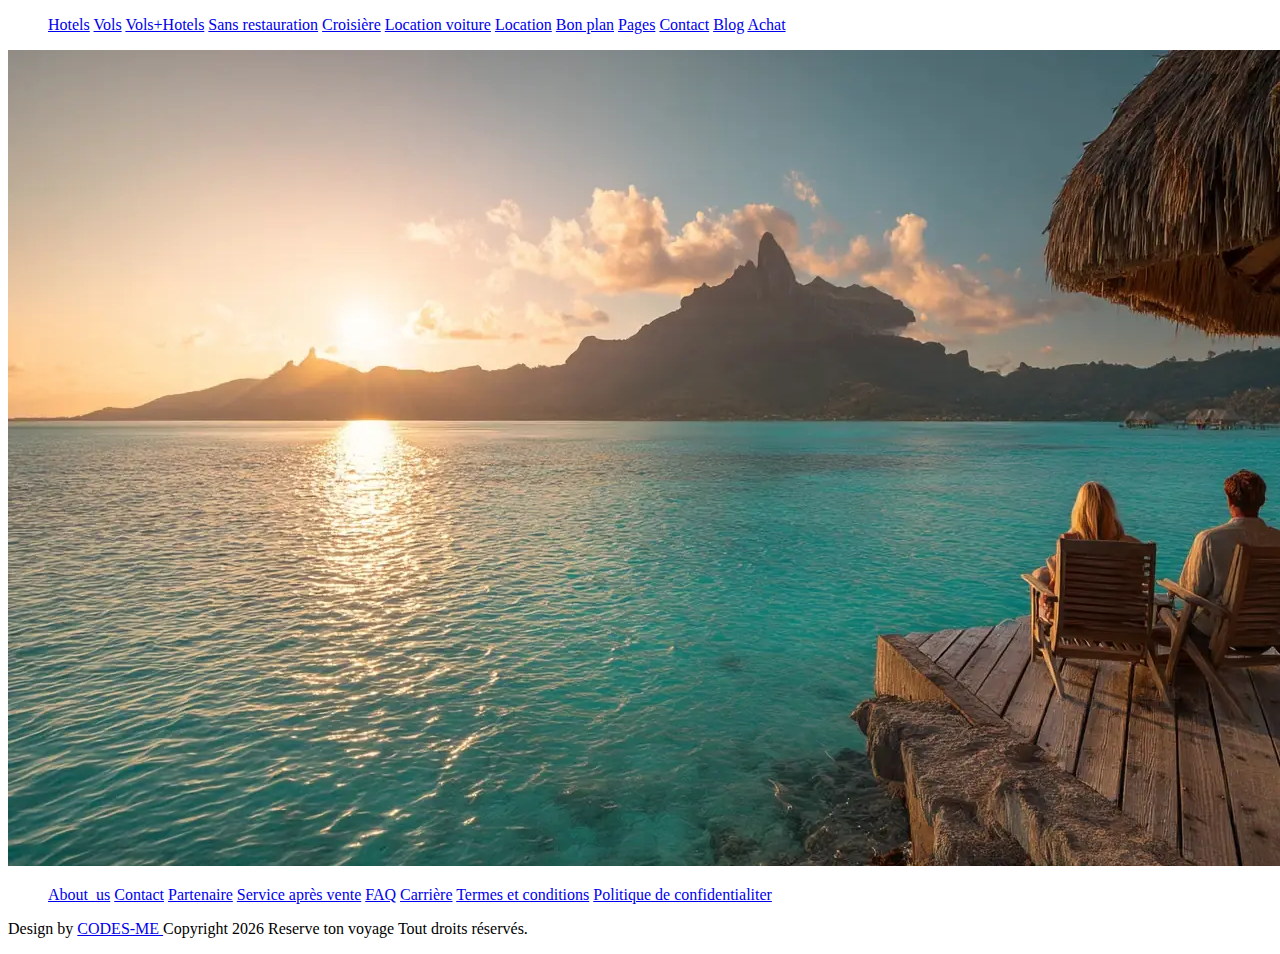
<file: frontend/index.html>
<!DOCTYPE html>
<html lang='fr'>

<head>
  <meta charset="UTF-8">
  <meta name="viewport" content="width=device-width,initial-scale=1.0">
  <title>Page d'accueil</title>

</head>
<body>

<header>
  <!--Debut Bar navigation-->

  <nav aria-label="navigation-header">

    <ul>
      <a href="hotel">Hotels</a>
      <a href="flights">Vols</a>
      <a href="vol_hotel">Vols+Hotels</a>
      <a href="catering">Sans restauration</a>
      <a href="cruise">Croisière</a>
      <a href="car_rental">Location voiture</a>
      <a href="locations">Location</a>
      <a href="hot_deals">Bon plan</a>
      <a href="pages">Pages</a>
      <a href="pages/contact.html">Contact</a>
      <a href="blog">Blog</a>
      <a href="purchase">Achat</a>
    </ul>
  </nav>
</header>
  <!--Fin Bar navigation-->



<!-- Debut Moteur de recherche vol,hotel ...-->
<section>
  <img src="assets/images/main2.webp" alt="ceci est une photo">




</section>
<!--Fin du oteur de recherche vol,hotel ...-->
<!-- Debut Footer-->
<footer>

  <ul>
    <nav aria-label="navigation-footer">
      <a href="pages/about_us.html">About_us</a>
      <a href="pages/contact.html">Contact</a>
      <a href="pages/partners.html">Partenaire</a>
      <a href="pages/customer_service.html">Service après vente</a>
      <a href="pages/faq.html">FAQ</a>
      <a href="pages/career.html">Carrière</a>
      <a href="pages/terms.html">Termes et conditions</a>
      <a href="pages/privacy.html">Politique de confidentialiter</a>
    </nav>
  </ul>

  <p>Design by <a href="https://codes-me.com/">CODES-ME </a>Copyright 2026 Reserve ton voyage Tout droits réservés.</p>

</footer>
<!-- Fin Footer-->
</body>



</html>
</file>
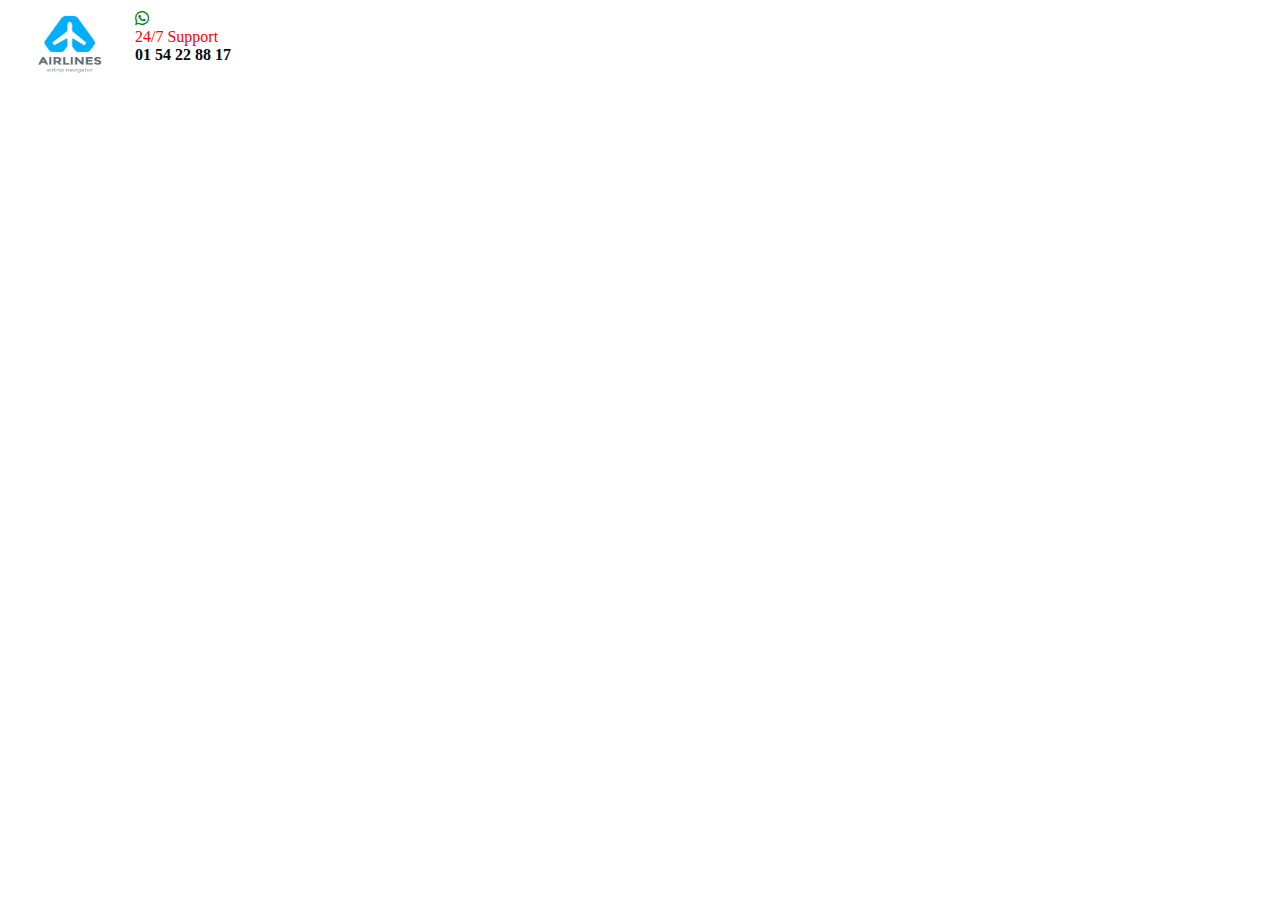
<file: frontend/navbar.html>
<!DOCTYPE html>
<html lang='fr'>

<head>
  <meta charset="UTF-8">
  <meta name="viewport" content="width=device-width,initial-scale=1.0">
  <link rel="stylesheet" href="https://cdnjs.cloudflare.com/ajax/libs/font-awesome/6.5.1/css/all.min.css">
  <link rel="stylesheet" href="css/styles.css">
  <title>Page d'accueil</title>
</head>

<body>

  <header>
      <a href="index.html">
        <img src="assets/images/logo_avion.png" alt="Ceci est un logo d'avion">
      </a>

      <div class="container-logotext">
        <div id="logo-whatsapp">
          <i class="fa-brands fa-whatsapp"></i>
        </div>
      
        <div class="text-support">
          <p>24/7 Support </p>
          <p><strong>01 54 22 88 17</strong></p>
        </div>
      </div>
 


  
      
      <!-- Debut Bar de recherhche
      <form class="search-form">
        <div class="search-container">
          <input type="text" placeholder="Rechercher" class="search-input">
          <button type="submit" class="search-icon">
            <i class="fa fa-search"></i>
          </button>
        </div>
      </form>
     -->
      <!--Fin Bar de recherhce-->

    </header>


    <!--Debut Bar navigation-->
<!-- 
      <nav aria-label="navigation-header">
        <ul>
       
          <li><a href="hotel">Hotels</a></li>
          <li><a href="flights">Vols</a></li>
          <li><a href="vol_hotel">Vols+Hotels</a></li>
          <li><a href="catering">Sans restauration</a></li>
          <li><a href="cruise">Croisière</a></li>
          <li><a href="car_rental">Location voiture</a></li>
          <li><a href="locations">Location</a></li>
          <li><a href="hot_deals">Bon plan</a></li>
          <li><a href="pages">Pages</a></li>
          <li><a href="pages/contact.html">Contact</a></li>
          <li><a href="blog">Blog</a></li>
          <li><a href="purchase">Achat</a></li>
          <li><a href="jffjkdfk">ferferzfez</a></li>
        </ul>
      </nav>
    </section>
   -->
  <!--Fin Bar navigation-->

</body>

</html>
</file>
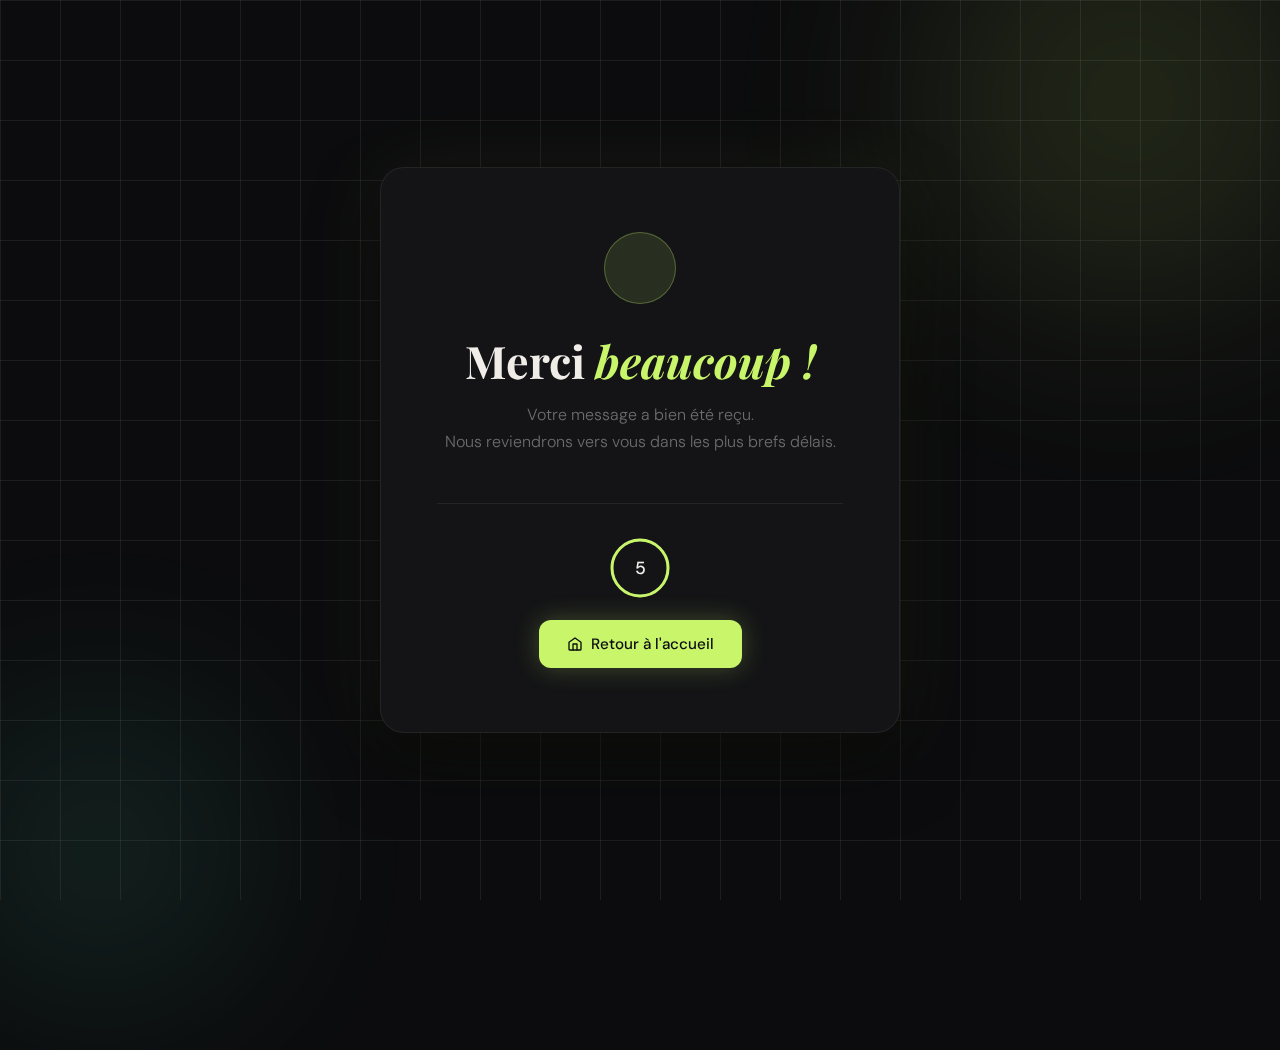
<file: templates/thankyou.html>
<!DOCTYPE html>
<html lang="fr">
<head>
  <meta charset="UTF-8" />
  <meta name="viewport" content="width=device-width, initial-scale=1.0"/>
  <title>Merci !</title>
  <link href="https://fonts.googleapis.com/css2?family=Playfair+Display:ital,wght@0,400;0,700;1,400&family=DM+Sans:wght@300;400;500&display=swap" rel="stylesheet"/>
  <style>
    :root {
      --bg: #0c0c0e;
      --surface: #141416;
      --accent: #c8f56a;
      --accent-dim: rgba(200, 245, 106, 0.12);
      --text: #f0ede8;
      --muted: #6b6b70;
      --border: rgba(255,255,255,0.07);
    }

    *, *::before, *::after { box-sizing: border-box; margin: 0; padding: 0; }

    body {
      background: var(--bg);
      color: var(--text);
      font-family: 'DM Sans', sans-serif;
      min-height: 100vh;
      display: flex;
      align-items: center;
      justify-content: center;
      overflow: hidden;
      position: relative;
    }

    /* Ambient background blobs */
    .blob {
      position: absolute;
      border-radius: 50%;
      filter: blur(100px);
      opacity: 0.18;
      animation: drift 12s ease-in-out infinite alternate;
    }
    .blob-1 {
      width: 600px; height: 600px;
      background: radial-gradient(circle, #c8f56a, transparent 70%);
      top: -200px; right: -150px;
      animation-delay: 0s;
    }
    .blob-2 {
      width: 400px; height: 400px;
      background: radial-gradient(circle, #56f5c8, transparent 70%);
      bottom: -150px; left: -100px;
      animation-delay: -5s;
    }
    @keyframes drift {
      from { transform: translate(0, 0) scale(1); }
      to   { transform: translate(30px, 20px) scale(1.05); }
    }

    /* Grid texture overlay */
    body::before {
      content: '';
      position: fixed;
      inset: 0;
      background-image:
        linear-gradient(var(--border) 1px, transparent 1px),
        linear-gradient(90deg, var(--border) 1px, transparent 1px);
      background-size: 60px 60px;
      pointer-events: none;
      z-index: 0;
    }

    .card {
      position: relative;
      z-index: 1;
      background: var(--surface);
      border: 1px solid var(--border);
      border-radius: 24px;
      padding: 64px 56px;
      max-width: 520px;
      width: 90%;
      text-align: center;
      box-shadow: 0 0 80px rgba(200, 245, 106, 0.06), 0 32px 64px rgba(0,0,0,0.5);
      animation: rise 0.8s cubic-bezier(0.22, 1, 0.36, 1) both;
    }
    @keyframes rise {
      from { opacity: 0; transform: translateY(40px); }
      to   { opacity: 1; transform: translateY(0); }
    }

    .checkmark {
      display: inline-flex;
      align-items: center;
      justify-content: center;
      width: 72px;
      height: 72px;
      border-radius: 50%;
      background: var(--accent-dim);
      border: 1.5px solid rgba(200, 245, 106, 0.3);
      margin-bottom: 32px;
      animation: pop 0.6s 0.4s cubic-bezier(0.34, 1.56, 0.64, 1) both;
    }
    @keyframes pop {
      from { opacity: 0; transform: scale(0.5); }
      to   { opacity: 1; transform: scale(1); }
    }
    .checkmark svg {
      stroke: var(--accent);
      stroke-width: 2.5;
      width: 32px; height: 32px;
      animation: draw 0.5s 0.8s ease forwards;
      stroke-dasharray: 50;
      stroke-dashoffset: 50;
    }
    @keyframes draw {
      to { stroke-dashoffset: 0; }
    }

    h1 {
      font-family: 'Playfair Display', serif;
      font-size: clamp(2rem, 5vw, 2.8rem);
      font-weight: 700;
      line-height: 1.1;
      margin-bottom: 16px;
      animation: fade-up 0.6s 0.5s ease both;
    }
    h1 em {
      color: var(--accent);
      font-style: italic;
    }

    p {
      font-size: 1rem;
      line-height: 1.7;
      color: var(--muted);
      font-weight: 300;
      margin-bottom: 48px;
      animation: fade-up 0.6s 0.65s ease both;
    }
    @keyframes fade-up {
      from { opacity: 0; transform: translateY(16px); }
      to   { opacity: 1; transform: translateY(0); }
    }

    /* Countdown ring */
    .timer-wrap {
      display: flex;
      flex-direction: column;
      align-items: center;
      gap: 20px;
      animation: fade-up 0.6s 0.8s ease both;
    }
    .ring {
      position: relative;
      width: 64px; height: 64px;
    }
    .ring svg {
      transform: rotate(-90deg);
      width: 100%; height: 100%;
    }
    .ring circle {
      fill: none;
      stroke-width: 3;
      r: 28;
      cx: 32; cy: 32;
    }
    .ring .track { stroke: var(--border); }
    .ring .progress {
      stroke: var(--accent);
      stroke-linecap: round;
      stroke-dasharray: 176;
      stroke-dashoffset: 0;
      transition: stroke-dashoffset 1s linear;
    }
    .ring-label {
      position: absolute;
      inset: 0;
      display: flex;
      align-items: center;
      justify-content: center;
      font-size: 1.1rem;
      font-weight: 500;
      color: var(--text);
    }

    .btn {
      display: inline-flex;
      align-items: center;
      gap: 8px;
      padding: 14px 28px;
      background: var(--accent);
      color: #0c0c0e;
      font-family: 'DM Sans', sans-serif;
      font-weight: 500;
      font-size: 0.95rem;
      border-radius: 12px;
      text-decoration: none;
      transition: transform 0.2s ease, box-shadow 0.2s ease;
      box-shadow: 0 0 24px rgba(200, 245, 106, 0.25);
    }
    .btn:hover {
      transform: translateY(-2px);
      box-shadow: 0 0 40px rgba(200, 245, 106, 0.4);
    }
    .btn svg { width: 16px; height: 16px; }

    .divider {
      height: 1px;
      background: var(--border);
      margin: 32px 0;
    }
  </style>
</head>
<body>

  <div class="blob blob-1"></div>
  <div class="blob blob-2"></div>

  <div class="card">

    <div class="checkmark">
      <svg viewBox="0 0 24 24" fill="none" stroke-linecap="round" stroke-linejoin="round">
        <polyline points="20 6 9 17 4 12"/>
      </svg>
    </div>

    <h1>Merci <em>beaucoup !</em></h1>
    <p>Votre message a bien été reçu.<br>Nous reviendrons vers vous dans les plus brefs délais.</p>

    <div class="divider"></div>

    <div class="timer-wrap">
      <div class="ring">
        <svg viewBox="0 0 64 64">
          <circle class="track" />
          <circle class="progress" id="ring-prog" />
        </svg>
        <div class="ring-label" id="count">5</div>
      </div>
      <a href="/" class="btn" id="homeBtn">
        <svg viewBox="0 0 24 24" fill="none" stroke="currentColor" stroke-width="2" stroke-linecap="round" stroke-linejoin="round">
          <path d="M3 9.5L12 3l9 6.5V20a1 1 0 0 1-1 1H4a1 1 0 0 1-1-1V9.5z"/>
          <polyline points="9 21 9 12 15 12 15 21"/>
        </svg>
        Retour à l'accueil
      </a>
    </div>

  </div>

  <script>
    const TOTAL = 5;
    const CIRCUMFERENCE = 2 * Math.PI * 28; // ≈ 175.93
    const prog = document.getElementById('ring-prog');
    const count = document.getElementById('count');
    prog.style.strokeDasharray = CIRCUMFERENCE;
    prog.style.strokeDashoffset = 0;

    let remaining = TOTAL;

    function tick() {
      remaining--;
      count.textContent = remaining;
      const offset = CIRCUMFERENCE * (1 - remaining / TOTAL);
      prog.style.strokeDashoffset = offset;

      if (remaining <= 0) {
        window.location.href = '/';
      }
    }

    // Start after 1s so the animation settles
    setTimeout(() => {
      setInterval(tick, 1000);
    }, 1000);
  </script>

</body>
</html>
</file>
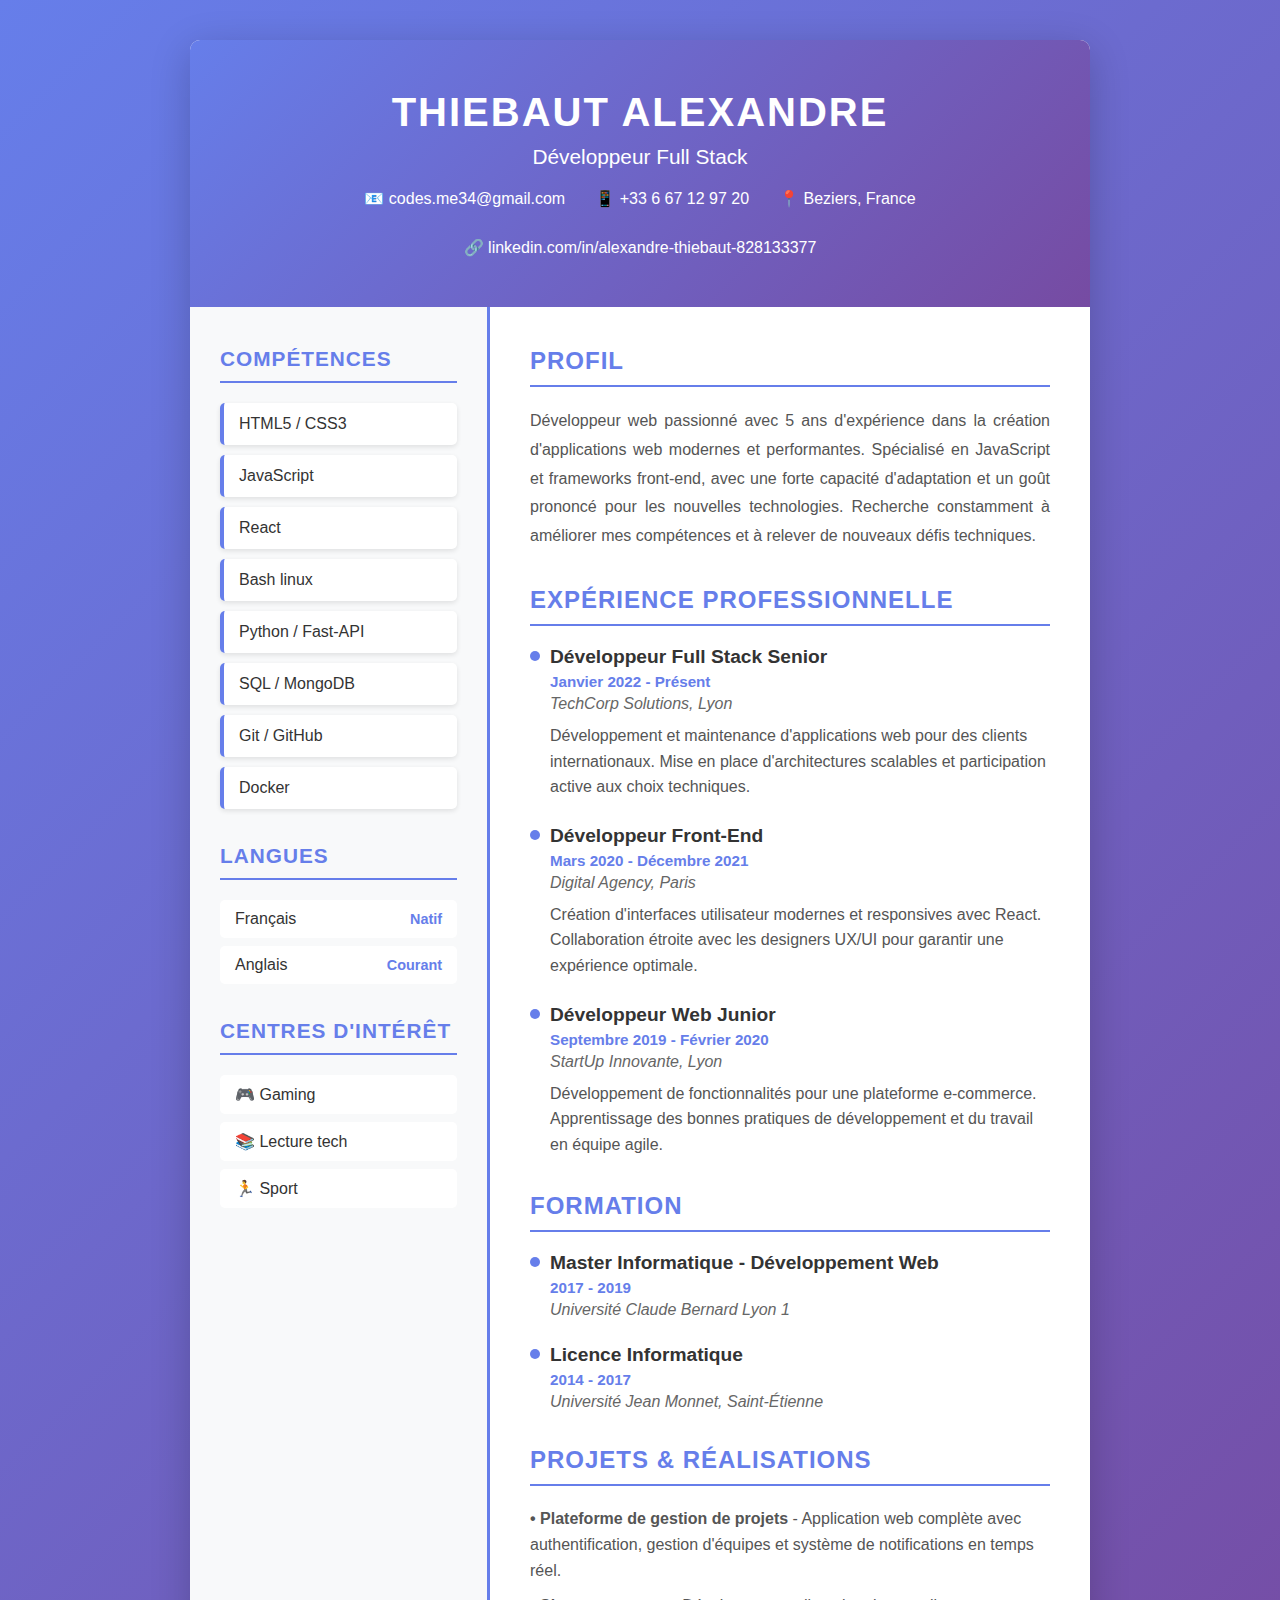
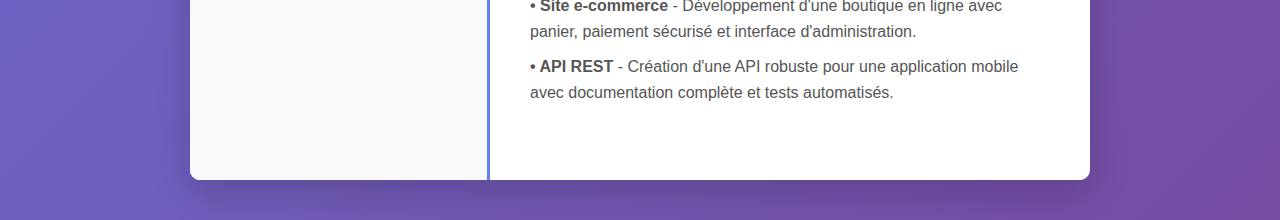
<file: frontend/pages/cv.html>
<!DOCTYPE html>
<html lang="fr">
<head>
    <meta charset="UTF-8">
    <meta name="viewport" content="width=device-width, initial-scale=1.0">
    <title>CV</title>
    <link rel="stylesheet" href="/frontend/css/cv.css">
</head>
<body>
    <div class="container">
        <header>
            <h1>Thiebaut Alexandre</h1>
            <div class="subtitle">Développeur Full Stack</div>
            <div class="contact-info">
                <span>📧 codes.me34@gmail.com</span>
                <span>📱 +33 6 67 12 97 20 </span>
                <span>📍 Beziers, France</span>
                <span>🔗 linkedin.com/in/alexandre-thiebaut-828133377</span>
            </div>
        </header>

        <div class="main-content">
            <aside class="sidebar">
                <section>
                    <h2>Compétences</h2>
                    <ul class="skills-list">
                        <li>HTML5 / CSS3</li>
                        <li>JavaScript</li>
                        <li>React</li>
                        <li>Bash linux</li>
                        <li>Python / Fast-API</li>
                        <li>SQL / MongoDB</li>
                        <li>Git / GitHub</li>
                        <li>Docker</li>
                    </ul>
                </section>

                <section>
                    <h2>Langues</h2>
                    <div class="languages">
                        <div>
                            <span>Français</span>
                            <span class="level">Natif</span>
                        </div>
                        <div>
                            <span>Anglais</span>
                            <span class="level">Courant</span>
                        </div>
                    </div>
                </section>

                <section>
                    <h2>Centres d'intérêt</h2>
                    <div class="interests">
                        <div>🎮 Gaming</div>
                        <div>📚 Lecture tech</div>
                        <div>🏃 Sport</div>
                    </div>
                </section>
            </aside>

            <main class="content">
                <section>
                    <h2>Profil</h2>
                    <p class="profile-text">
                        Développeur web passionné avec 5 ans d'expérience dans la création d'applications web modernes 
                        et performantes. Spécialisé en JavaScript et frameworks front-end, avec une forte capacité 
                        d'adaptation et un goût prononcé pour les nouvelles technologies. Recherche constamment à 
                        améliorer mes compétences et à relever de nouveaux défis techniques.
                    </p>
                </section>

                <section>
                    <h2>Expérience Professionnelle</h2>
                    
                    <div class="experience-item">
                        <h3>Développeur Full Stack Senior</h3>
                        <div class="date">Janvier 2022 - Présent</div>
                        <div class="company">TechCorp Solutions, Lyon</div>
                        <p class="description">
                            Développement et maintenance d'applications web pour des clients internationaux. 
                            Mise en place d'architectures scalables et participation active aux choix techniques.
                        </p>
                    </div>

                    <div class="experience-item">
                        <h3>Développeur Front-End</h3>
                        <div class="date">Mars 2020 - Décembre 2021</div>
                        <div class="company">Digital Agency, Paris</div>
                        <p class="description">
                            Création d'interfaces utilisateur modernes et responsives avec React. 
                            Collaboration étroite avec les designers UX/UI pour garantir une expérience optimale.
                        </p>
                    </div>

                    <div class="experience-item">
                        <h3>Développeur Web Junior</h3>
                        <div class="date">Septembre 2019 - Février 2020</div>
                        <div class="company">StartUp Innovante, Lyon</div>
                        <p class="description">
                            Développement de fonctionnalités pour une plateforme e-commerce. 
                            Apprentissage des bonnes pratiques de développement et du travail en équipe agile.
                        </p>
                    </div>
                </section>

                <section>
                    <h2>Formation</h2>
                    
                    <div class="education-item">
                        <h3>Master Informatique - Développement Web</h3>
                        <div class="date">2017 - 2019</div>
                        <div class="company">Université Claude Bernard Lyon 1</div>
                    </div>

                    <div class="education-item">
                        <h3>Licence Informatique</h3>
                        <div class="date">2014 - 2017</div>
                        <div class="company">Université Jean Monnet, Saint-Étienne</div>
                    </div>
                </section>

                <section>
                    <h2>Projets & Réalisations</h2>
                    <div class="description">
                        <p style="margin-bottom: 10px;">
                            <strong>• Plateforme de gestion de projets</strong> - Application web complète avec 
                            authentification, gestion d'équipes et système de notifications en temps réel.
                        </p>
                        <p style="margin-bottom: 10px;">
                            <strong>• Site e-commerce</strong> - Développement d'une boutique en ligne avec 
                            panier, paiement sécurisé et interface d'administration.
                        </p>
                        <p>
                            <strong>• API REST</strong> - Création d'une API robuste pour une application mobile 
                            avec documentation complète et tests automatisés.
                        </p>
                    </div>
                </section>
            </main>
        </div>
    </div>
</body>
</html>
</file>
<file: frontend/css/styles.css>
* {
    margin: 0;
    padding: 0;
    box-sizing: border-box;
}


header {
    display: flex;
    background-color:rgb(255, 255, 255);
    padding: 10px 20px;
    gap: 15px;

}

header a {
    display: block;
} 

header img {
    width: 100px; 
    height: 70px;
    display: block;
}

.fa-brands{

    color: green;
}

p:first-child{
    color: red;
}
p:last-child{
    color: rgb(11, 11, 11);
}
</file>
<file: frontend/css/cv.css>
* {
    margin: 0;
    padding: 0;
    box-sizing: border-box;
}

body {
    font-family: 'Segoe UI', Tahoma, Geneva, Verdana, sans-serif;
    background: linear-gradient(135deg, #667eea 0%, #764ba2 100%);
    padding: 40px 20px;
    color: #333;
}

.container {
    max-width: 900px;
    margin: 0 auto;
    background: white;
    box-shadow: 0 10px 40px rgba(0, 0, 0, 0.2);
    border-radius: 10px;
    overflow: hidden;
}

header {
    background: linear-gradient(135deg, #667eea 0%, #764ba2 100%);
    color: white;
    padding: 50px 40px;
    text-align: center;
}

header h1 {
    font-size: 2.5em;
    margin-bottom: 10px;
    text-transform: uppercase;
    letter-spacing: 2px;
}

header .subtitle {
    font-size: 1.3em;
    font-weight: 300;
    margin-bottom: 20px;
}

.contact-info {
    display: flex;
    justify-content: center;
    gap: 30px;
    flex-wrap: wrap;
    margin-top: 20px;
}

.contact-info span {
    display: flex;
    align-items: center;
    gap: 8px;
}

.main-content {
    display: grid;
    grid-template-columns: 1fr 2fr;
    gap: 0;
}

.sidebar {
    background: #f8f9fa;
    padding: 40px 30px;
    border-right: 3px solid #667eea;
}

.content {
    padding: 40px;
}

section {
    margin-bottom: 35px;
}

h2 {
    color: #667eea;
    font-size: 1.5em;
    margin-bottom: 20px;
    padding-bottom: 10px;
    border-bottom: 2px solid #667eea;
    text-transform: uppercase;
    letter-spacing: 1px;
}

.sidebar h2 {
    font-size: 1.3em;
}

.experience-item,
.education-item {
    margin-bottom: 25px;
    position: relative;
    padding-left: 20px;
}

.experience-item::before,
.education-item::before {
    content: '';
    position: absolute;
    left: 0;
    top: 5px;
    width: 10px;
    height: 10px;
    background: #667eea;
    border-radius: 50%;
}

.experience-item h3,
.education-item h3 {
    color: #333;
    font-size: 1.2em;
    margin-bottom: 5px;
}

.date {
    color: #667eea;
    font-weight: 600;
    font-size: 0.95em;
    margin-bottom: 5px;
}

.company {
    color: #666;
    font-style: italic;
    margin-bottom: 10px;
}

.description {
    color: #555;
    line-height: 1.6;
}

.skills-list {
    list-style: none;
}

.skills-list li {
    background: white;
    padding: 12px 15px;
    margin-bottom: 10px;
    border-radius: 5px;
    border-left: 4px solid #667eea;
    box-shadow: 0 2px 5px rgba(0, 0, 0, 0.1);
}

.languages div,
.interests div {
    background: white;
    padding: 10px 15px;
    margin-bottom: 8px;
    border-radius: 5px;
    display: flex;
    justify-content: space-between;
    align-items: center;
}

.level {
    color: #667eea;
    font-weight: 600;
    font-size: 0.9em;
}

.profile-text {
    color: #555;
    line-height: 1.8;
    text-align: justify;
}

@media (max-width: 768px) {
    .main-content {
        grid-template-columns: 1fr;
    }

    .sidebar {
        border-right: none;
        border-bottom: 3px solid #667eea;
    }

    header h1 {
        font-size: 2em;
    }

    .contact-info {
        flex-direction: column;
        gap: 10px;
    }
}

@media print {
    body {
        background: white;
        padding: 0;
    }

    .container {
        box-shadow: none;
    }
}
</file>
